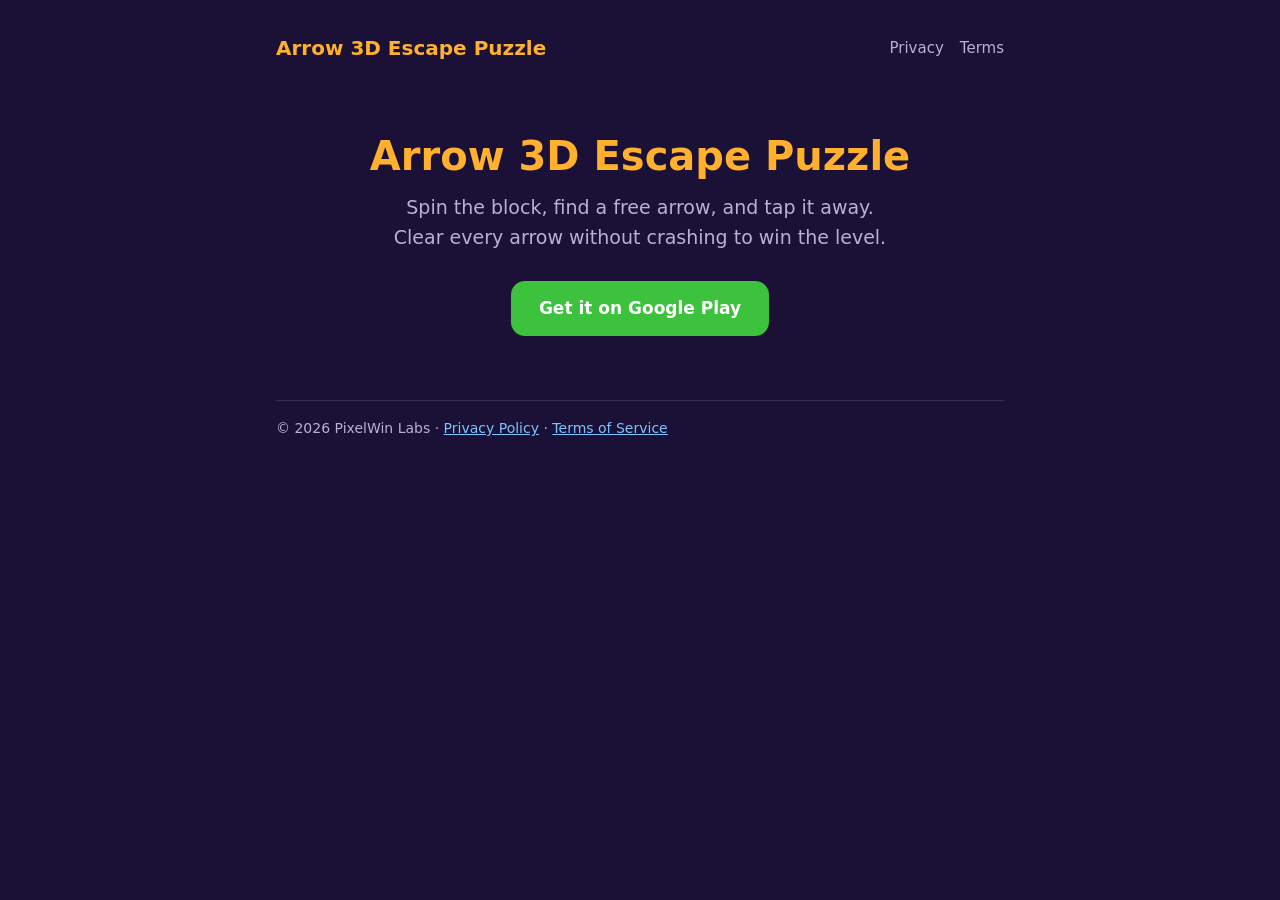
<file: index.html>
<!doctype html>
<html lang="en">
<head>
<meta charset="utf-8">
<meta name="viewport" content="width=device-width, initial-scale=1">
<title>Arrow 3D Escape Puzzle</title>
<meta name="description" content="Arrow 3D Escape Puzzle: spin the block and tap each arrow free, one by one. A free puzzle game by PixelWin Labs.">
<link rel="stylesheet" href="style.css">
</head>
<body>
<main>
<header class="site">
  <a class="brand" href="index.html">Arrow 3D Escape Puzzle</a>
  <nav><a href="privacy.html">Privacy</a><a href="terms.html">Terms</a></nav>
</header>

<section class="hero">
  <h1>Arrow 3D Escape Puzzle</h1>
  <p>Spin the block, find a free arrow, and tap it away. Clear every arrow without crashing to win the level.</p>
  <a class="button" href="https://play.google.com/store/apps/details?id=com.pixelwinlabs.arrow3d">Get it on Google Play</a>
</section>

<footer>© 2026 PixelWin Labs · <a href="privacy.html">Privacy Policy</a> · <a href="terms.html">Terms of Service</a></footer>
</main>
</body>
</html>
</file>
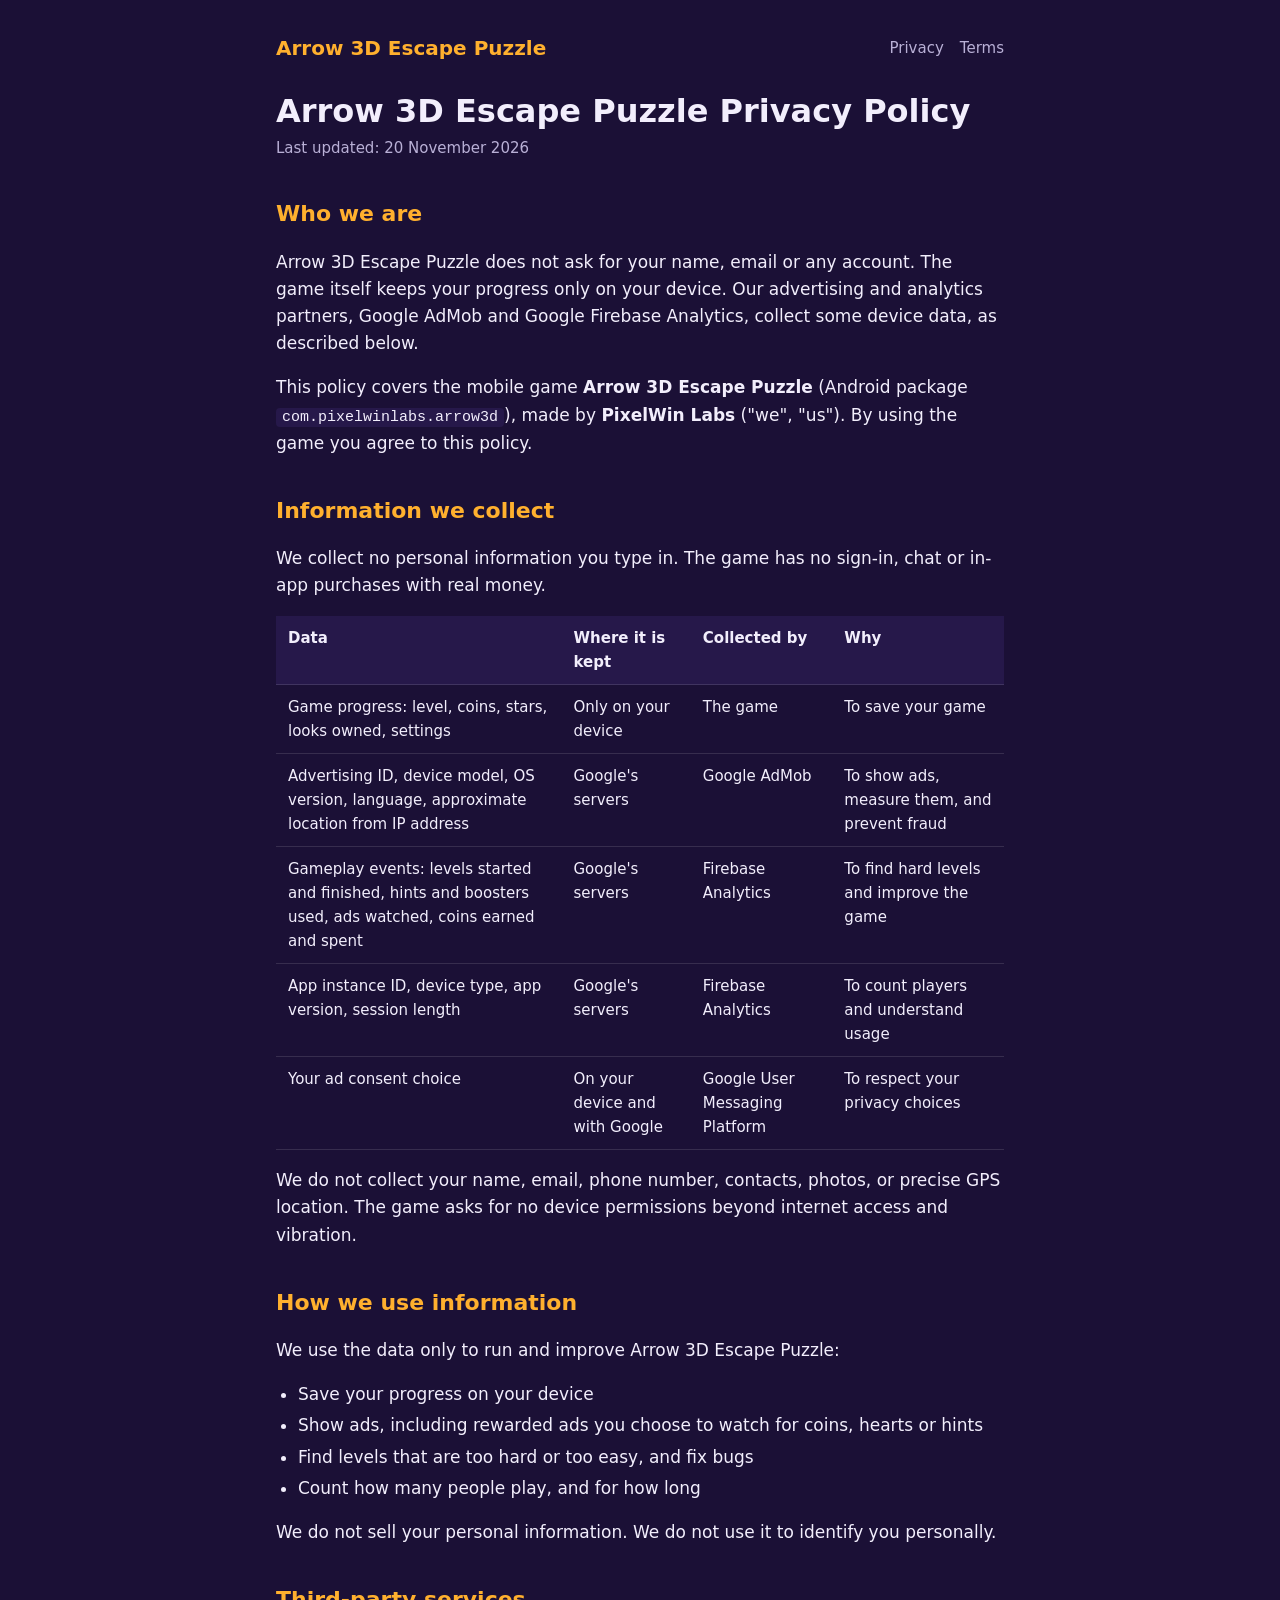
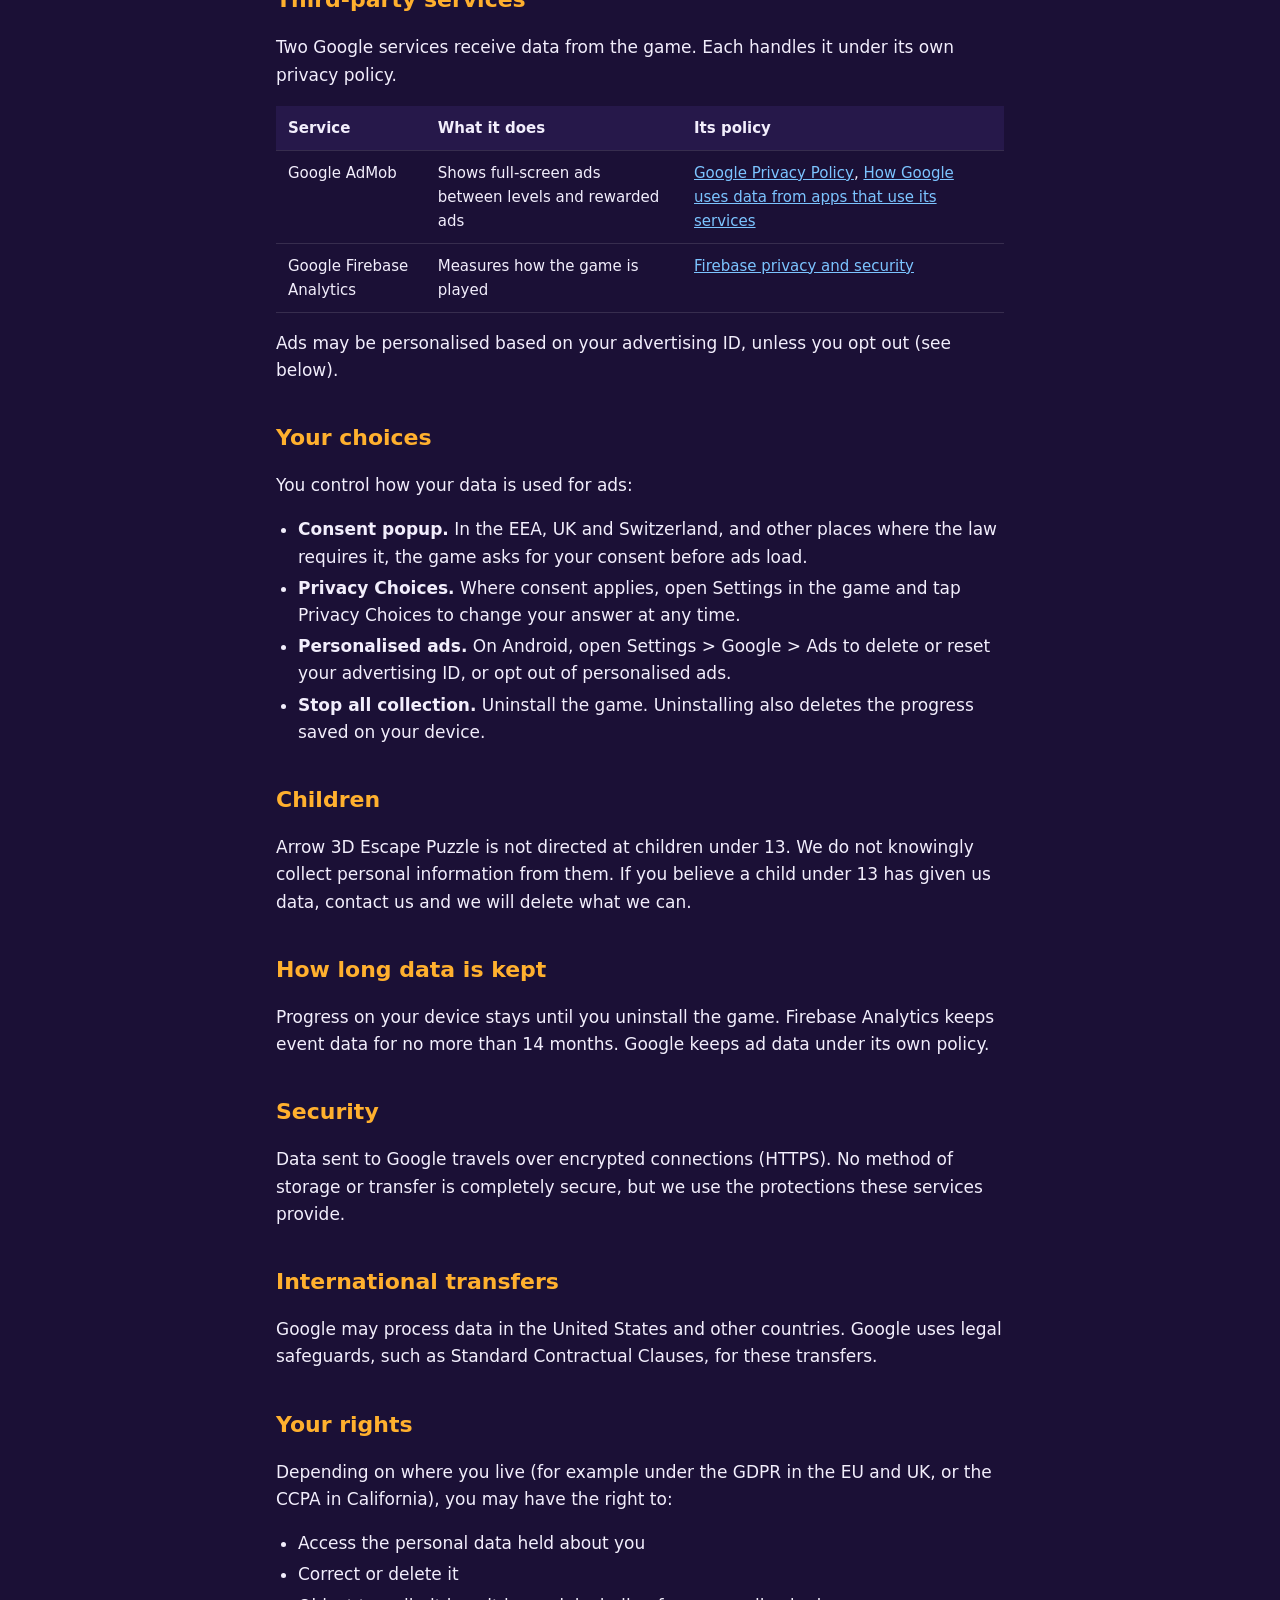
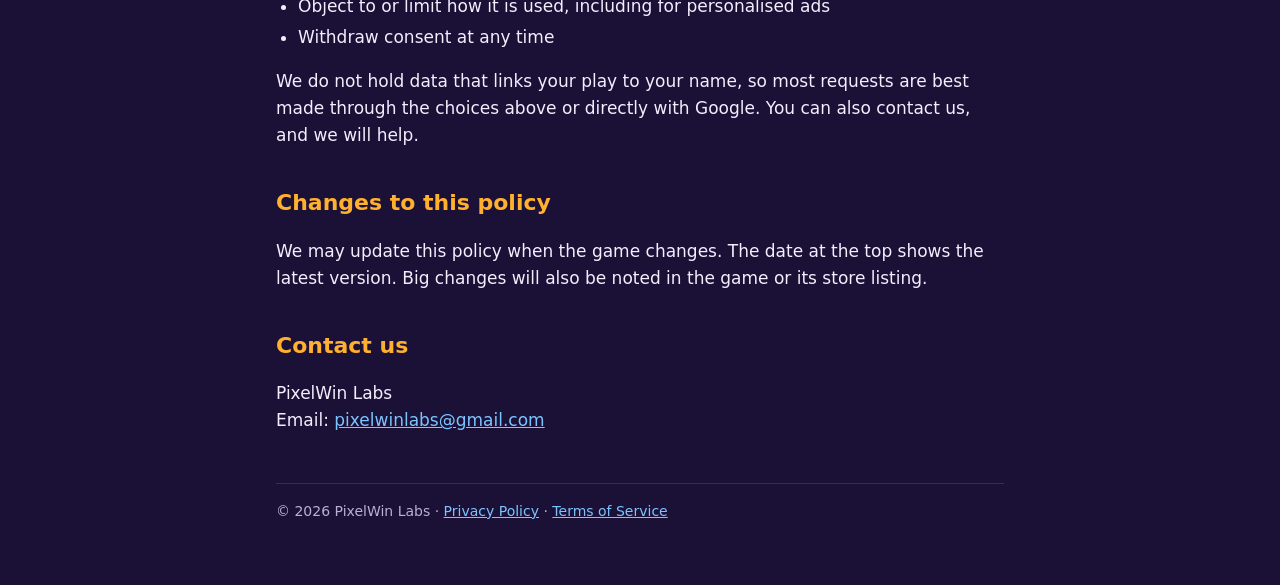
<file: privacy.html>
<!doctype html>
<html lang="en">
<head>
<meta charset="utf-8">
<meta name="viewport" content="width=device-width, initial-scale=1">
<title>Privacy Policy – Arrow 3D Escape Puzzle</title>
<meta name="description" content="Privacy Policy for the mobile game Arrow 3D Escape Puzzle by PixelWin Labs.">
<link rel="stylesheet" href="style.css">
</head>
<body>
<main>
<header class="site">
  <a class="brand" href="index.html">Arrow 3D Escape Puzzle</a>
  <nav><a href="privacy.html">Privacy</a><a href="terms.html">Terms</a></nav>
</header>

<h1>Arrow 3D Escape Puzzle Privacy Policy</h1>
<p class="updated">Last updated: 20 November 2026</p>

<h2>Who we are</h2>
<p>Arrow 3D Escape Puzzle does not ask for your name, email or any account. The game itself keeps your progress only on your device. Our advertising and analytics partners, Google AdMob and Google Firebase Analytics, collect some device data, as described below.</p>
<p>This policy covers the mobile game <strong>Arrow 3D Escape Puzzle</strong> (Android package <code>com.pixelwinlabs.arrow3d</code>), made by <strong>PixelWin Labs</strong> ("we", "us"). By using the game you agree to this policy.</p>

<h2>Information we collect</h2>
<p>We collect no personal information you type in. The game has no sign-in, chat or in-app purchases with real money.</p>
<div class="table-wrap">
<table>
  <tr><th>Data</th><th>Where it is kept</th><th>Collected by</th><th>Why</th></tr>
  <tr><td>Game progress: level, coins, stars, looks owned, settings</td><td>Only on your device</td><td>The game</td><td>To save your game</td></tr>
  <tr><td>Advertising ID, device model, OS version, language, approximate location from IP address</td><td>Google's servers</td><td>Google AdMob</td><td>To show ads, measure them, and prevent fraud</td></tr>
  <tr><td>Gameplay events: levels started and finished, hints and boosters used, ads watched, coins earned and spent</td><td>Google's servers</td><td>Firebase Analytics</td><td>To find hard levels and improve the game</td></tr>
  <tr><td>App instance ID, device type, app version, session length</td><td>Google's servers</td><td>Firebase Analytics</td><td>To count players and understand usage</td></tr>
  <tr><td>Your ad consent choice</td><td>On your device and with Google</td><td>Google User Messaging Platform</td><td>To respect your privacy choices</td></tr>
</table>
</div>
<p>We do not collect your name, email, phone number, contacts, photos, or precise GPS location. The game asks for no device permissions beyond internet access and vibration.</p>

<h2>How we use information</h2>
<p>We use the data only to run and improve Arrow 3D Escape Puzzle:</p>
<ul>
  <li>Save your progress on your device</li>
  <li>Show ads, including rewarded ads you choose to watch for coins, hearts or hints</li>
  <li>Find levels that are too hard or too easy, and fix bugs</li>
  <li>Count how many people play, and for how long</li>
</ul>
<p>We do not sell your personal information. We do not use it to identify you personally.</p>

<h2>Third-party services</h2>
<p>Two Google services receive data from the game. Each handles it under its own privacy policy.</p>
<div class="table-wrap">
<table>
  <tr><th>Service</th><th>What it does</th><th>Its policy</th></tr>
  <tr><td>Google AdMob</td><td>Shows full-screen ads between levels and rewarded ads</td><td><a href="https://policies.google.com/privacy">Google Privacy Policy</a>, <a href="https://policies.google.com/technologies/partner-sites">How Google uses data from apps that use its services</a></td></tr>
  <tr><td>Google Firebase Analytics</td><td>Measures how the game is played</td><td><a href="https://firebase.google.com/support/privacy">Firebase privacy and security</a></td></tr>
</table>
</div>
<p>Ads may be personalised based on your advertising ID, unless you opt out (see below).</p>

<h2>Your choices</h2>
<p>You control how your data is used for ads:</p>
<ul>
  <li><strong>Consent popup.</strong> In the EEA, UK and Switzerland, and other places where the law requires it, the game asks for your consent before ads load.</li>
  <li><strong>Privacy Choices.</strong> Where consent applies, open Settings in the game and tap Privacy Choices to change your answer at any time.</li>
  <li><strong>Personalised ads.</strong> On Android, open Settings &gt; Google &gt; Ads to delete or reset your advertising ID, or opt out of personalised ads.</li>
  <li><strong>Stop all collection.</strong> Uninstall the game. Uninstalling also deletes the progress saved on your device.</li>
</ul>

<h2>Children</h2>
<p>Arrow 3D Escape Puzzle is not directed at children under 13. We do not knowingly collect personal information from them. If you believe a child under 13 has given us data, contact us and we will delete what we can.</p>

<h2>How long data is kept</h2>
<p>Progress on your device stays until you uninstall the game. Firebase Analytics keeps event data for no more than 14 months. Google keeps ad data under its own policy.</p>

<h2>Security</h2>
<p>Data sent to Google travels over encrypted connections (HTTPS). No method of storage or transfer is completely secure, but we use the protections these services provide.</p>

<h2>International transfers</h2>
<p>Google may process data in the United States and other countries. Google uses legal safeguards, such as Standard Contractual Clauses, for these transfers.</p>

<h2>Your rights</h2>
<p>Depending on where you live (for example under the GDPR in the EU and UK, or the CCPA in California), you may have the right to:</p>
<ul>
  <li>Access the personal data held about you</li>
  <li>Correct or delete it</li>
  <li>Object to or limit how it is used, including for personalised ads</li>
  <li>Withdraw consent at any time</li>
</ul>
<p>We do not hold data that links your play to your name, so most requests are best made through the choices above or directly with Google. You can also contact us, and we will help.</p>

<h2>Changes to this policy</h2>
<p>We may update this policy when the game changes. The date at the top shows the latest version. Big changes will also be noted in the game or its store listing.</p>

<h2>Contact us</h2>
<p>PixelWin Labs<br>Email: <a href="mailto:pixelwinlabs@gmail.com">pixelwinlabs@gmail.com</a></p>

<footer>© 2026 PixelWin Labs · <a href="privacy.html">Privacy Policy</a> · <a href="terms.html">Terms of Service</a></footer>
</main>
</body>
</html>
</file>
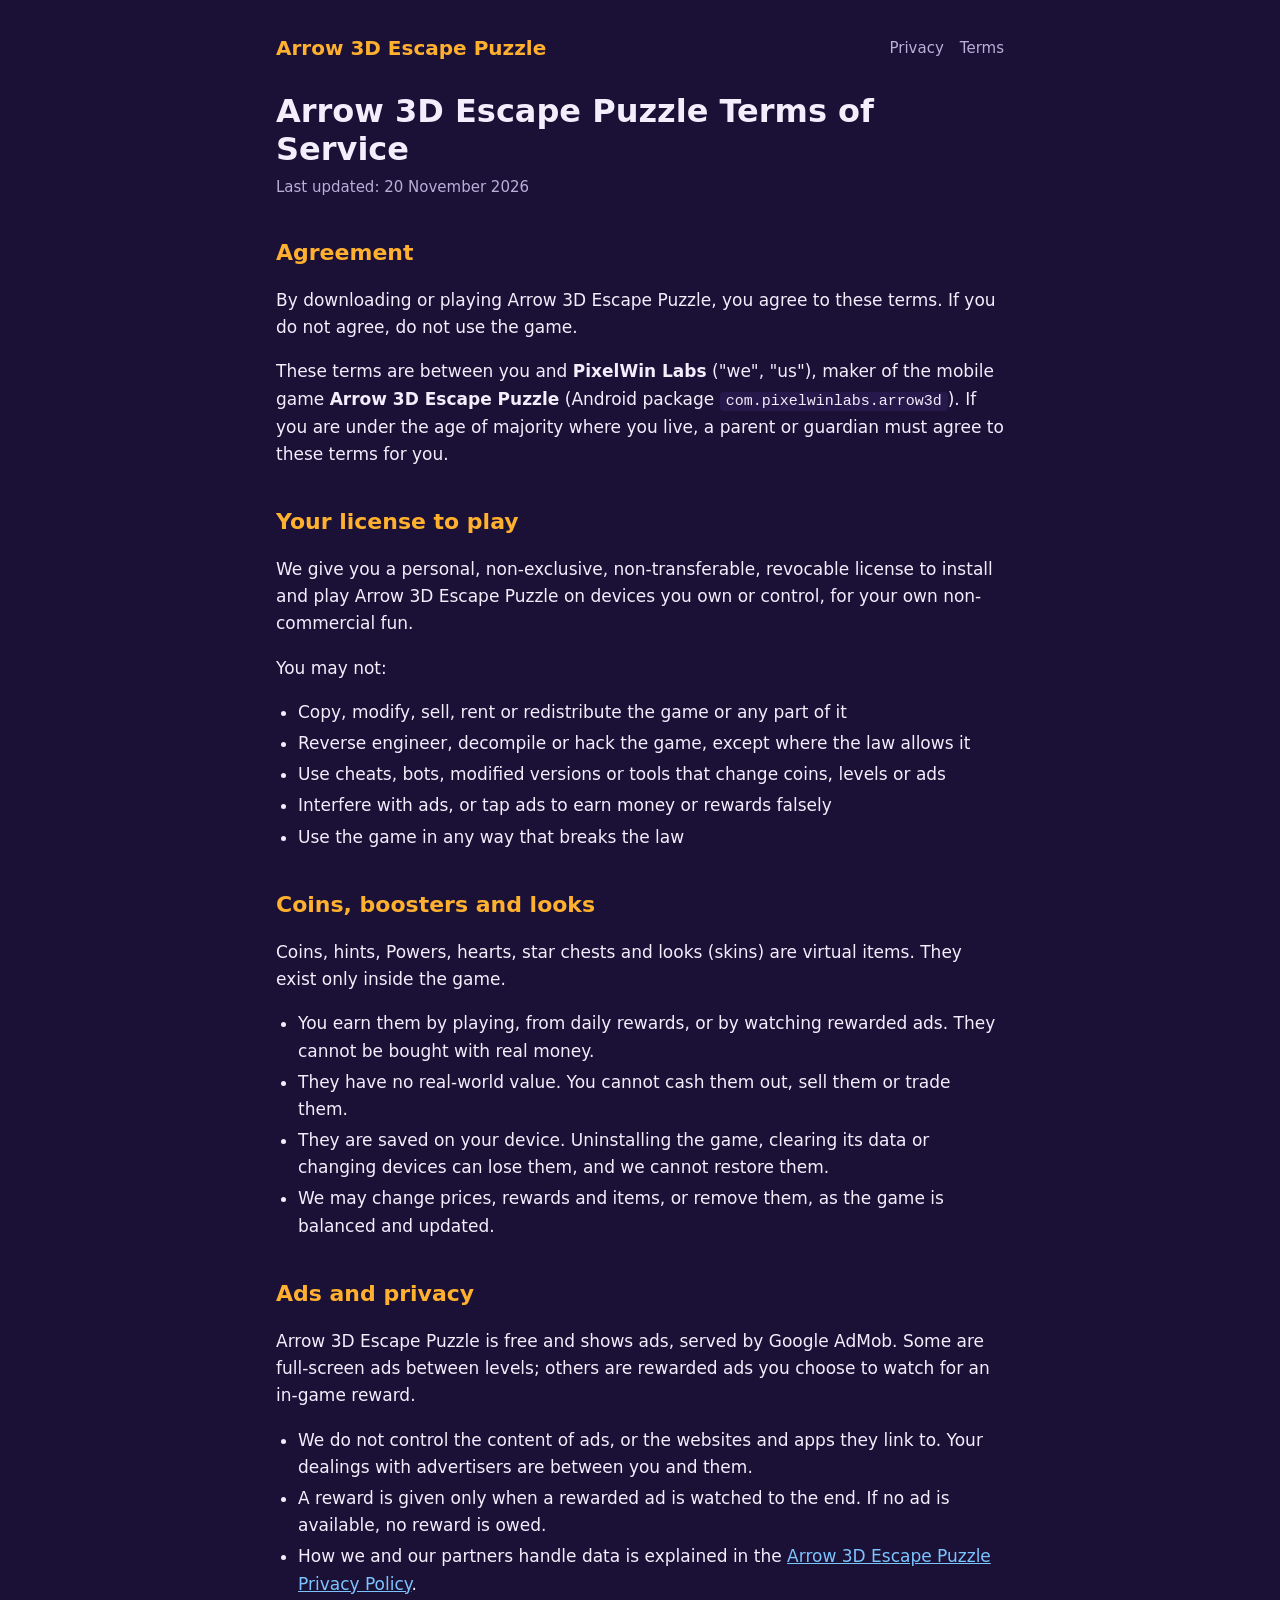
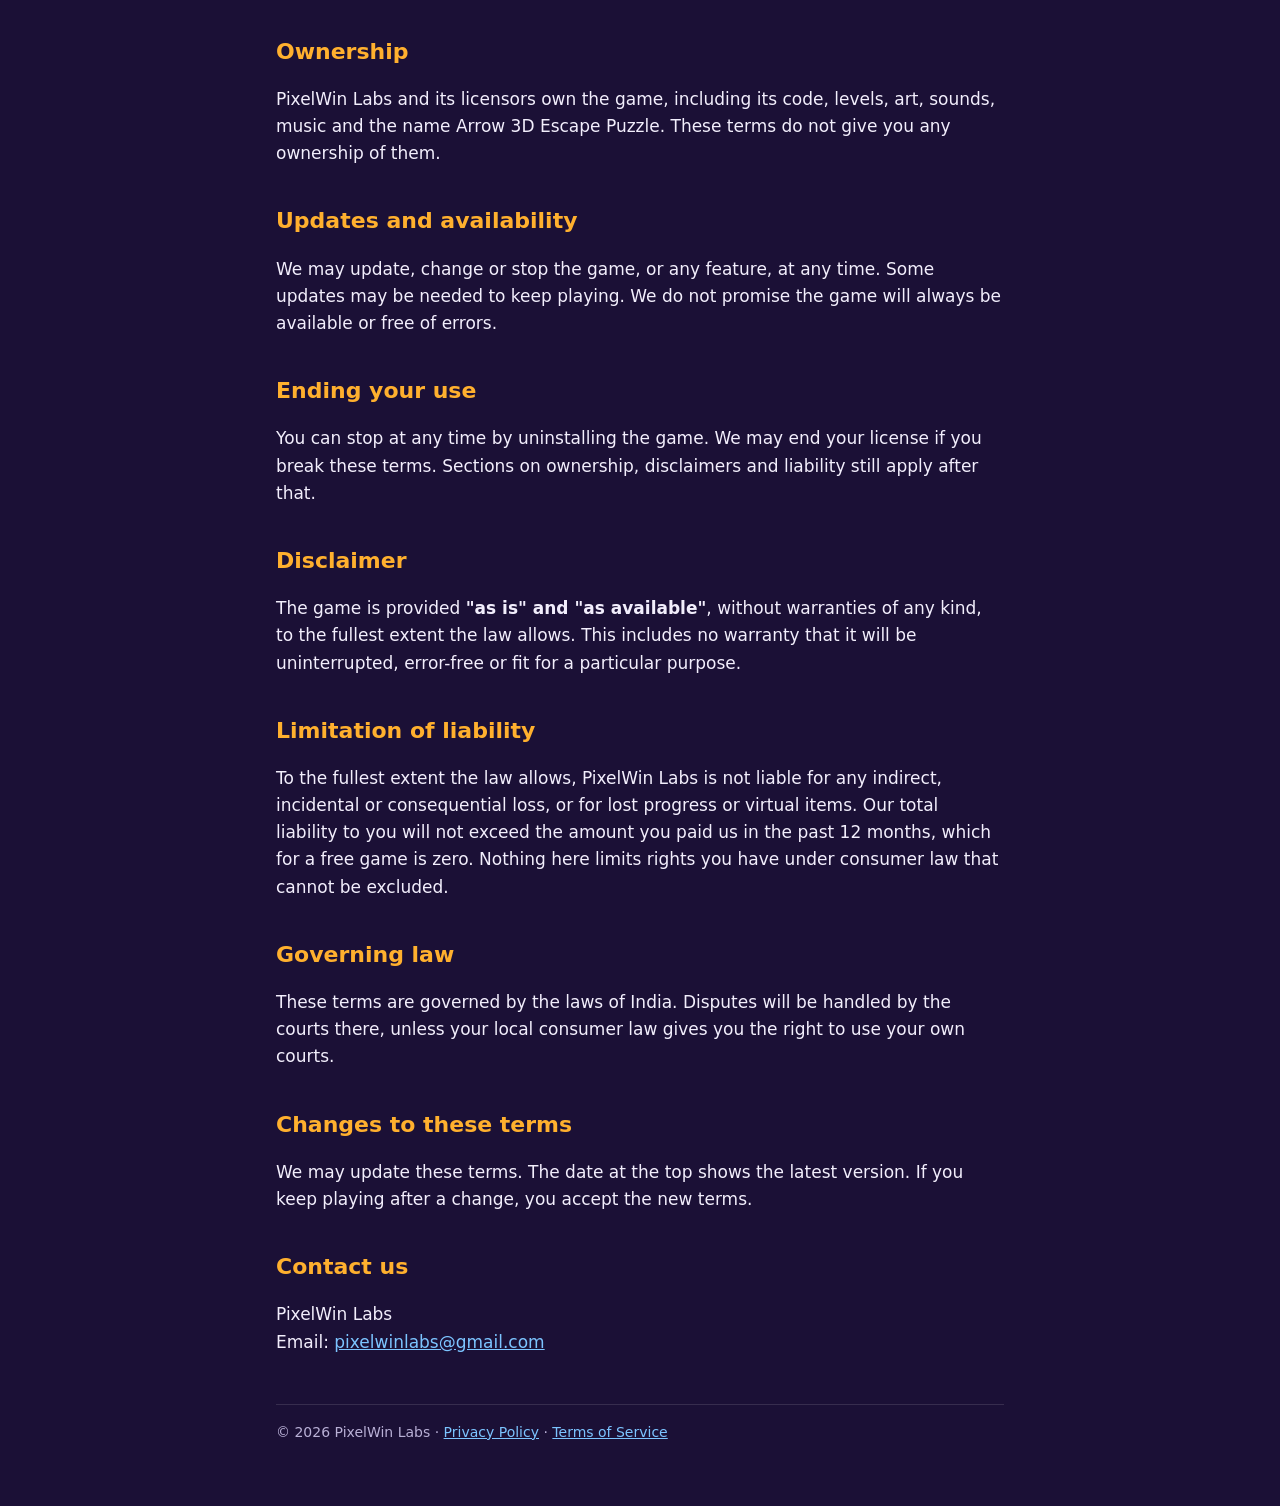
<file: terms.html>
<!doctype html>
<html lang="en">
<head>
<meta charset="utf-8">
<meta name="viewport" content="width=device-width, initial-scale=1">
<title>Terms of Service – Arrow 3D Escape Puzzle</title>
<meta name="description" content="Terms of Service for the mobile game Arrow 3D Escape Puzzle by PixelWin Labs.">
<link rel="stylesheet" href="style.css">
</head>
<body>
<main>
<header class="site">
  <a class="brand" href="index.html">Arrow 3D Escape Puzzle</a>
  <nav><a href="privacy.html">Privacy</a><a href="terms.html">Terms</a></nav>
</header>

<h1>Arrow 3D Escape Puzzle Terms of Service</h1>
<p class="updated">Last updated: 20 November 2026</p>

<h2>Agreement</h2>
<p>By downloading or playing Arrow 3D Escape Puzzle, you agree to these terms. If you do not agree, do not use the game.</p>
<p>These terms are between you and <strong>PixelWin Labs</strong> ("we", "us"), maker of the mobile game <strong>Arrow 3D Escape Puzzle</strong> (Android package <code>com.pixelwinlabs.arrow3d</code>). If you are under the age of majority where you live, a parent or guardian must agree to these terms for you.</p>

<h2>Your license to play</h2>
<p>We give you a personal, non-exclusive, non-transferable, revocable license to install and play Arrow 3D Escape Puzzle on devices you own or control, for your own non-commercial fun.</p>
<p>You may not:</p>
<ul>
  <li>Copy, modify, sell, rent or redistribute the game or any part of it</li>
  <li>Reverse engineer, decompile or hack the game, except where the law allows it</li>
  <li>Use cheats, bots, modified versions or tools that change coins, levels or ads</li>
  <li>Interfere with ads, or tap ads to earn money or rewards falsely</li>
  <li>Use the game in any way that breaks the law</li>
</ul>

<h2>Coins, boosters and looks</h2>
<p>Coins, hints, Powers, hearts, star chests and looks (skins) are virtual items. They exist only inside the game.</p>
<ul>
  <li>You earn them by playing, from daily rewards, or by watching rewarded ads. They cannot be bought with real money.</li>
  <li>They have no real-world value. You cannot cash them out, sell them or trade them.</li>
  <li>They are saved on your device. Uninstalling the game, clearing its data or changing devices can lose them, and we cannot restore them.</li>
  <li>We may change prices, rewards and items, or remove them, as the game is balanced and updated.</li>
</ul>

<h2>Ads and privacy</h2>
<p>Arrow 3D Escape Puzzle is free and shows ads, served by Google AdMob. Some are full-screen ads between levels; others are rewarded ads you choose to watch for an in-game reward.</p>
<ul>
  <li>We do not control the content of ads, or the websites and apps they link to. Your dealings with advertisers are between you and them.</li>
  <li>A reward is given only when a rewarded ad is watched to the end. If no ad is available, no reward is owed.</li>
  <li>How we and our partners handle data is explained in the <a href="privacy.html">Arrow 3D Escape Puzzle Privacy Policy</a>.</li>
</ul>

<h2>Ownership</h2>
<p>PixelWin Labs and its licensors own the game, including its code, levels, art, sounds, music and the name Arrow 3D Escape Puzzle. These terms do not give you any ownership of them.</p>

<h2>Updates and availability</h2>
<p>We may update, change or stop the game, or any feature, at any time. Some updates may be needed to keep playing. We do not promise the game will always be available or free of errors.</p>

<h2>Ending your use</h2>
<p>You can stop at any time by uninstalling the game. We may end your license if you break these terms. Sections on ownership, disclaimers and liability still apply after that.</p>

<h2>Disclaimer</h2>
<p>The game is provided <strong>"as is" and "as available"</strong>, without warranties of any kind, to the fullest extent the law allows. This includes no warranty that it will be uninterrupted, error-free or fit for a particular purpose.</p>

<h2>Limitation of liability</h2>
<p>To the fullest extent the law allows, PixelWin Labs is not liable for any indirect, incidental or consequential loss, or for lost progress or virtual items. Our total liability to you will not exceed the amount you paid us in the past 12 months, which for a free game is zero. Nothing here limits rights you have under consumer law that cannot be excluded.</p>

<h2>Governing law</h2>
<p>These terms are governed by the laws of India. Disputes will be handled by the courts there, unless your local consumer law gives you the right to use your own courts.</p>

<h2>Changes to these terms</h2>
<p>We may update these terms. The date at the top shows the latest version. If you keep playing after a change, you accept the new terms.</p>

<h2>Contact us</h2>
<p>PixelWin Labs<br>Email: <a href="mailto:pixelwinlabs@gmail.com">pixelwinlabs@gmail.com</a></p>

<footer>© 2026 PixelWin Labs · <a href="privacy.html">Privacy Policy</a> · <a href="terms.html">Terms of Service</a></footer>
</main>
</body>
</html>
</file>
<file: style.css>
:root {
  --bg: #1b1036;
  --card: #26184a;
  --text: #f2eefc;
  --muted: #b9b0d6;
  --accent: #ffb02e;
  --link: #7cc4ff;
  --line: rgba(255, 255, 255, 0.12);
}
* { box-sizing: border-box; }
body {
  margin: 0;
  background: var(--bg);
  color: var(--text);
  font: 17px/1.6 system-ui, -apple-system, "Segoe UI", Roboto, sans-serif;
}
main { max-width: 760px; margin: 0 auto; padding: 32px 16px 64px; }
header.site { display: flex; align-items: center; justify-content: space-between; gap: 12px; flex-wrap: wrap; margin-bottom: 28px; }
header.site a.brand { color: var(--accent); font-weight: 800; font-size: 20px; text-decoration: none; }
header.site nav a { color: var(--muted); margin-left: 16px; text-decoration: none; font-size: 15px; }
header.site nav a:hover { color: var(--text); }
h1 { font-size: 32px; line-height: 1.2; margin: 0 0 6px; }
h2 { font-size: 22px; margin: 36px 0 8px; color: var(--accent); }
p.updated { color: var(--muted); margin: 0 0 24px; font-size: 15px; }
a { color: var(--link); }
code { background: var(--card); padding: 1px 6px; border-radius: 4px; font-size: 15px; }
ul { padding-left: 22px; }
li { margin: 4px 0; }
.table-wrap { overflow-x: auto; margin: 12px 0; }
table { border-collapse: collapse; width: 100%; min-width: 560px; font-size: 15px; }
th, td { text-align: left; vertical-align: top; padding: 10px 12px; border-bottom: 1px solid var(--line); }
th { background: var(--card); }
footer { margin-top: 48px; padding-top: 16px; border-top: 1px solid var(--line); color: var(--muted); font-size: 14px; }
.hero { text-align: center; padding: 40px 0 16px; }
.hero h1 { font-size: 40px; color: var(--accent); }
.hero p { color: var(--muted); font-size: 19px; max-width: 520px; margin: 12px auto 28px; }
.button { display: inline-block; background: #3cc23c; color: #fff; font-weight: 800; padding: 14px 28px; border-radius: 14px; text-decoration: none; }
</file>
